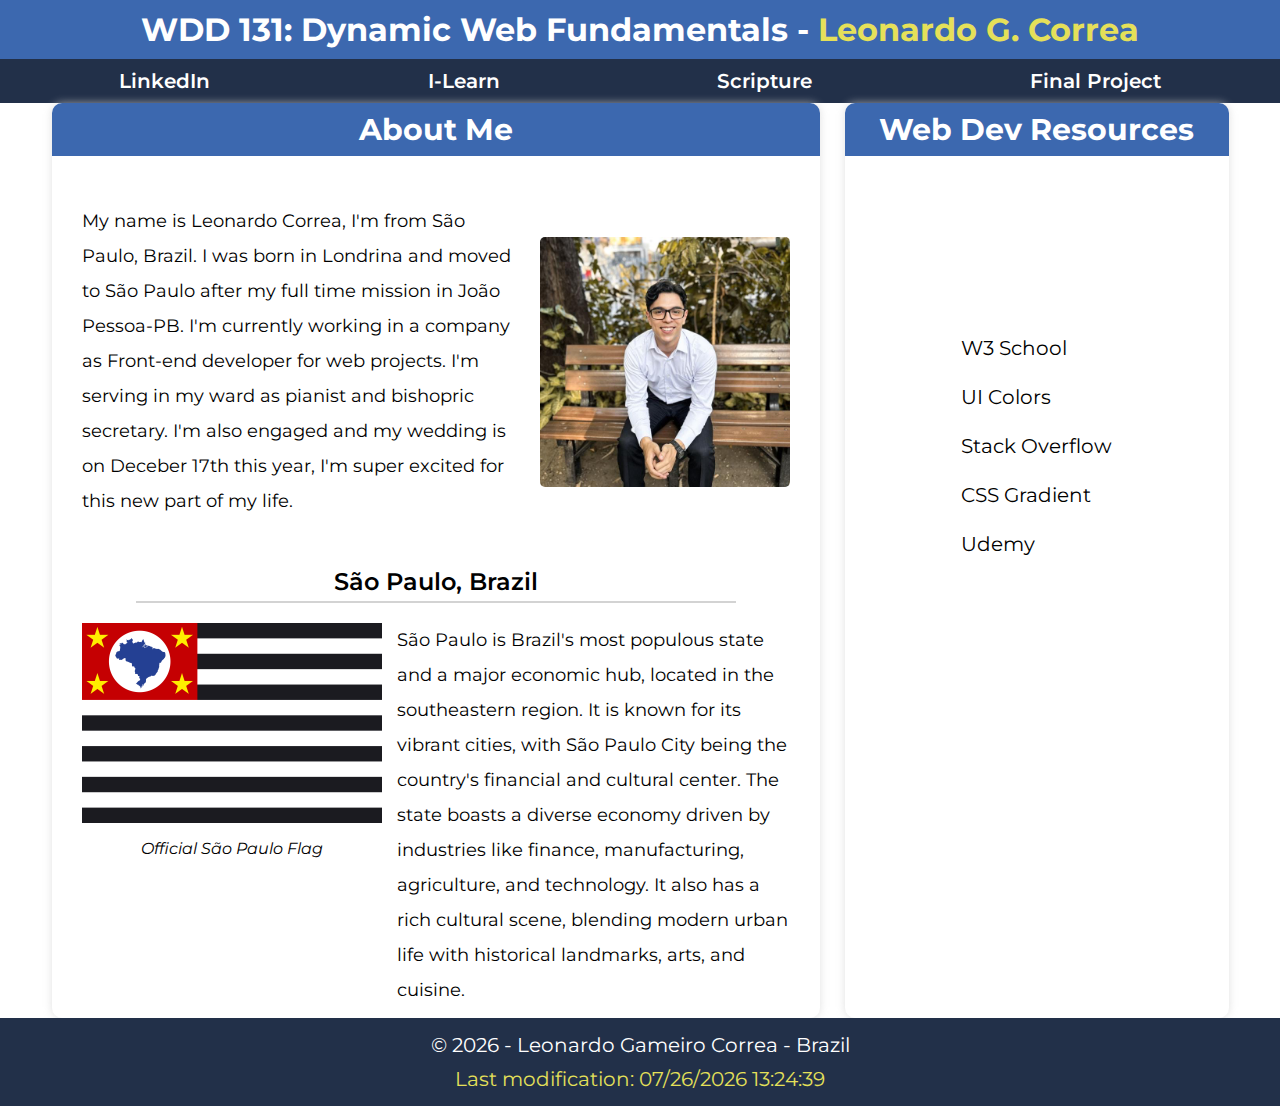
<file: index.html>
<!DOCTYPE html>
<html lang="en">
<head>
    <meta charset="UTF-8">
    <meta name="viewport" content="width=device-width, initial-scale=1.0">
    <meta name="description" content="WDD 131 - Dynamic Web Fundamentals home page for Leonardo Gameiro Correa with about me section and useful links for web developers">
    <meta name="author" content="Leonardo Gameiro Correa">
    <title>WDD 131 - Dynamic Web Fundamentals - Leonardo Gameiro Correa</title>
    <link href="styles/base.css" rel="stylesheet">
    <link rel="preconnect" href="https://fonts.googleapis.com">
    <link rel="preconnect" href="https://fonts.gstatic.com" crossorigin>
    <link href="https://fonts.googleapis.com/css2?family=Montserrat:ital,wght@0,100..900;1,100..900&display=swap" rel="stylesheet">
    <script src="scripts/getdates.js" defer></script>
</head>
<body>
    <header>
        <h1 class="page-title">WDD 131: Dynamic Web Fundamentals - <span>Leonardo G. Correa</span></h1>
        <nav class="nav-bar">
                <a class="nav-link" href="https://www.linkedin.com/in/leonardo-correa-12762827b/" target="_blank">LinkedIn</a>
                <a href="https://byui.instructure.com/" target="_blank" class="nav-link">I-Learn</a>
                <a href="https://www.churchofjesuschrist.org/study/scriptures/bofm/ether/12?lang=eng&id=p27#p27" target="_blank" class="nav-link">Scripture</a>
                <a href="#" class="nav-link">Final Project</a>
        </nav>
    </header>
    <main>
        <section class="card">
            <div class="section-header">
                <h2 class="section-title">About Me</h2>
            </div>
            <div class="section-content">
                <div class="content-1">
                    <p class="about-me">My name is Leonardo Correa, I'm from São Paulo, Brazil. I was born in Londrina and moved to São Paulo after my full time mission in João Pessoa-PB. I'm currently working in a company as Front-end developer for web projects. I'm serving in my ward as pianist and bishopric secretary. I'm also engaged and my wedding is on Deceber 17th this year, I'm super excited for this new part of my life.</p>
                    <img class="profile-image" src="/images/profile.jpg" alt="Profile Picture">
                </div>
                <div class="content-2">
                    <div class="title-container-2">
                        <p class="cont-2-title">São Paulo, Brazil</p>
                    </div>
                    <div class="state-container">
                        <div class="state-flag">
                            <img class="flag" src="/images/sao-paulo.png" alt="São Paulo Flag">
                            <p class="state-name">Official São Paulo Flag</p>
                        </div>
                        <p class="description">
                            São Paulo is Brazil's most populous state and a major economic hub, located in the southeastern region. It is known for its vibrant cities, with São Paulo City being the country's financial and cultural center. The state boasts a diverse economy driven by industries like finance, manufacturing, agriculture, and technology. It also has a rich cultural scene, blending modern urban life with historical landmarks, arts, and cuisine.
                        </p>
                    </div>
                </div>
            </div>
        </section>
        <section class="card">
            <div class="section-header">
                <h2 class="section-title">Web Dev Resources</h2>
            </div>
            <div class="section-2-content">
                <div class="content-3">
                    <a class="list-link" href="https://www.w3schools.com" target="_blank">W3 School</a>
                    <a class="list-link" href="https://uicolors.app/create" target="_blank">UI Colors</a>
                    <a class="list-link" href="https://stackoverflow.com" target="_blank">Stack Overflow</a>
                    <a class="list-link" href="https://cssgradient.io" target="_blank">CSS Gradient</a>
                    <a class="list-link" href="https://www.udemy.com" target="_blank">Udemy</a>
                </div>
            </div>
        </section>
    </main>
    <footer>
        <p class="footer-item">
            &copy; <span id="currentyear"></span> - Leonardo Gameiro Correa - Brazil
        </p>
        <p class="footer-item" id="lastmodified"></p>
    </footer>
</body>
</html>
</file>
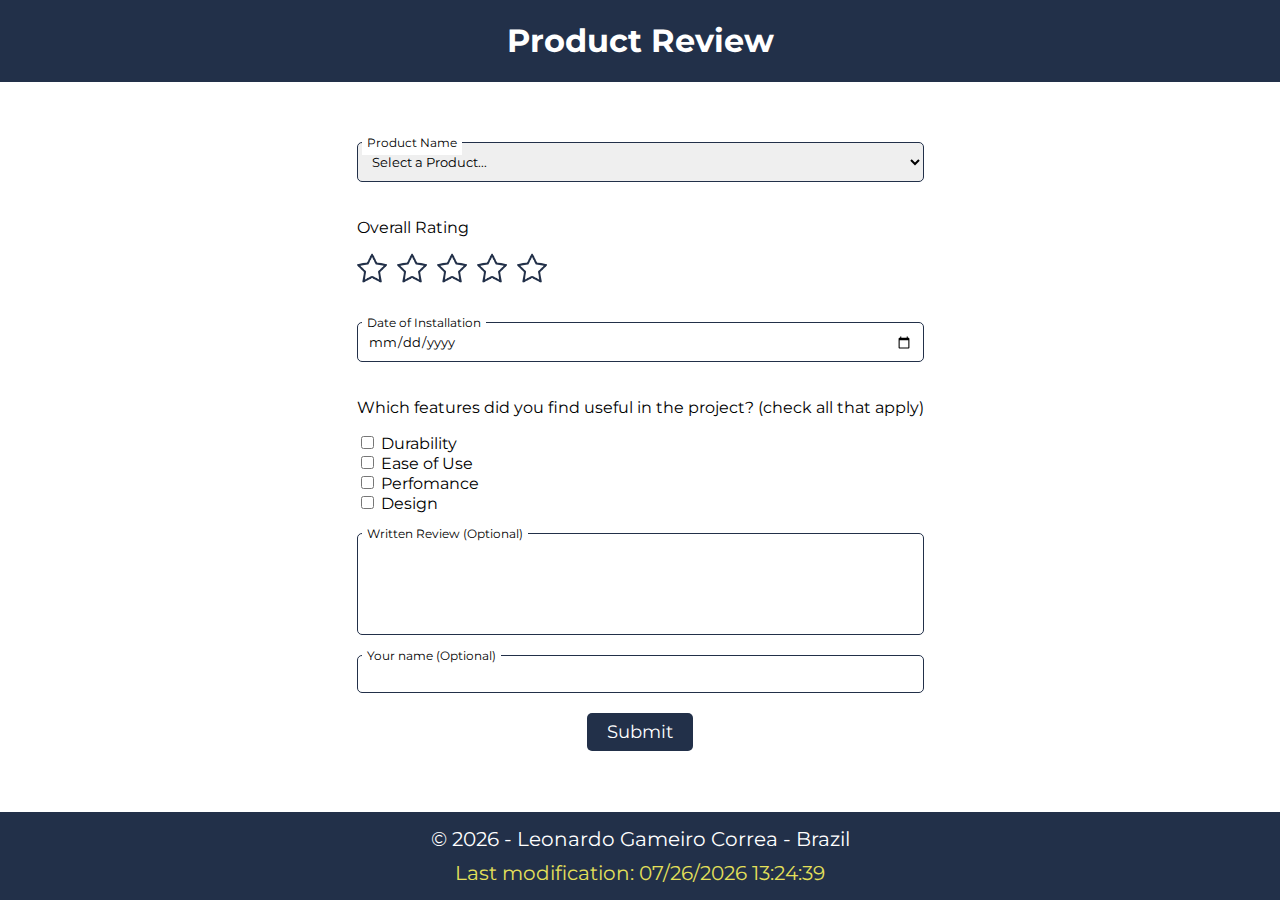
<file: form.html>
<!DOCTYPE html>
<html lang="en">
<head>
    <meta charset="UTF-8">
    <meta name="viewport" content="width=device-width, initial-scale=1.0">
    <meta name="description" content="WDD 131 - Dynamic Web Fundamentals responsive form activity which keep track of how many answers the form received">
    <meta name="author" content="Leonardo Gameiro Correa">
    <title>Document</title>
    <link rel="stylesheet" href="styles/form.css">
    <link rel="preconnect" href="https://fonts.googleapis.com">
    <link rel="preconnect" href="https://fonts.gstatic.com" crossorigin>
    <link href="https://fonts.googleapis.com/css2?family=Montserrat:ital,wght@0,100..900;1,100..900&display=swap" rel="stylesheet">
    <script src="scripts/form.js" defer></script>
</head>
<body>
    <header class="header">
        <h1 class="title">Product Review</h1>
    </header>
    <main class="main">
        <div class="form-container">
            <form action="review.html" method="get" class="review-form">
                <div class="form-item">
                    <label for="product" class="form-label">Product Name</label>
                    <select name="product" id="product" class="form-select" required>
                        <option value="" disabled selected>Select a Product...</option>
                    </select>
                </div>
                <div class="form-item">
                    <p class="item-name">Overall Rating</p>
                    <div class="stars-container">
                        <div class="star">
                            <label for="1-star" class="start-label">
                                <img src="images/star.png" alt="star" class="star-icon">
                            </label>
                            <input type="radio" id="1-star" name="rating" class="form-radio" required>
                        </div>
                        <div class="star">
                            <label for="2-star" class="start-label">
                                <img src="images/star.png" alt="star" class="star-icon">
                            </label>
                            <input type="radio" id="2-star" name="rating" class="form-radio" required>
                        </div>
                        <div class="star">
                            <label for="3-star" class="start-label">
                                <img src="images/star.png" alt="rating" class="star-icon">
                            </label>
                            <input type="radio" id="3-star" name="rating" class="form-radio" required>
                        </div>
                        <div class="star">
                            <label for="4-star" class="start-label">
                                <img src="images/star.png" alt="star" class="star-icon">
                            </label>
                            <input type="radio" id="4-star" name="rating" class="form-radio" required>
                        </div>
                        <div class="star">
                            <label for="5-star" class="start-label">
                                <img src="images/star.png" alt="star" class="star-icon">
                            </label>
                            <input type="radio" id="5-star" name="rating" class="form-radio" required>
                        </div>
                    </div>
                </div>
                <div class="form-item">
                    <label for="date" class="form-label">Date of Installation</label>
                    <input type="date" class="form-input" id="date" required>
                </div>
                <div class="form-item">
                    <div class="check-item">
                        <p class="item-name">Which features did you find useful in the project? (check all that apply)</p>
                        <input type="checkbox" class="check-input" id="check-1" name="checkbox" value="Durability">
                        <label for="check-1" class="check-label">Durability</label>
                    </div>
                    <div class="check-item">
                        <input type="checkbox" class="check-input" id="check-2" name="checkbox" value="Ease of Use">
                        <label for="check-2" class="check-label">Ease of Use</label>
                    </div>
                    <div class="check-item">
                        <input type="checkbox" class="check-input" id="check-3" name="checkbox" value="Perfomance">
                        <label for="check-3" class="check-label">Perfomance</label>
                    </div>
                    <div class="check-item">
                        <input type="checkbox" class="check-input" id="check-4" name="checkbox" value="Design">
                        <label for="check-4" class="check-label">Design</label>
                    </div>
                </div>
                <div class="form-item">
                    <label for="textarea" class="form-label">Written Review <span>(Optional)</span></label>
                    <textarea class="form-text" id="textarea" name="textarea"></textarea>
                </div>
                <div class="form-item">
                    <label for="user-name" class="form-label">Your name <span>(Optional)</span></label>
                    <input type="text" id="user-name" name="user-name" class="form-input">
                </div>
                <div class="form-button">
                    <input type="submit" value="Submit">
                </div>
            </form>
        </div>
    </main>
    <footer>
        <p class="footer-item">
            &copy; <span id="currentyear"></span> - Leonardo Gameiro Correa - Brazil
        </p>
        <p class="footer-item" id="lastmodified"></p>
    </footer>
</body>
</html>
</file>
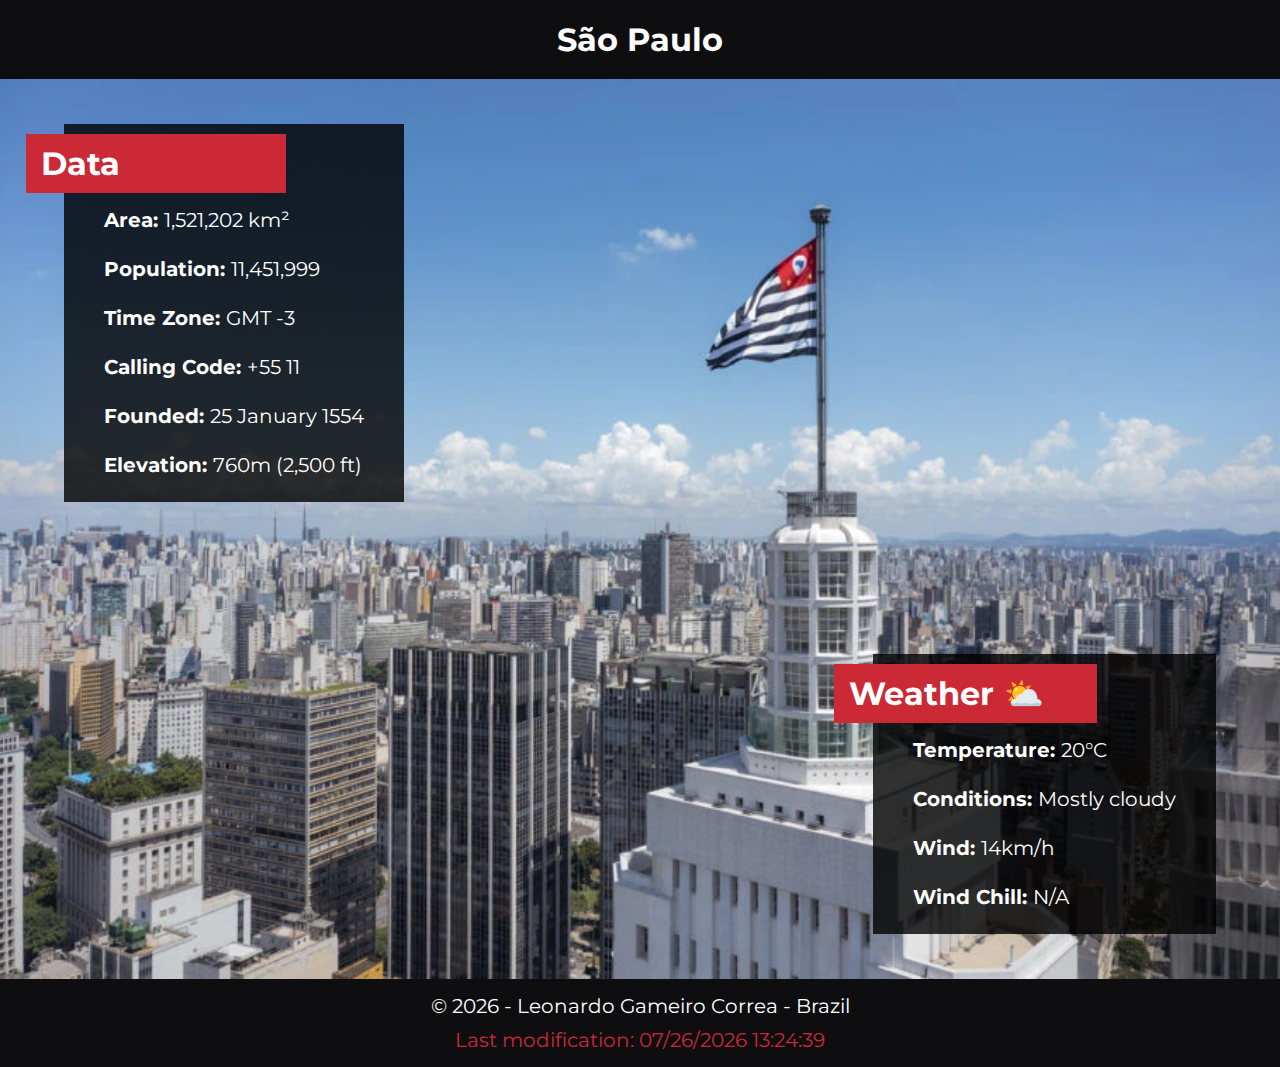
<file: place.html>
<!DOCTYPE html>
<html lang="en">
<head>
    <meta charset="UTF-8">
    <meta name="viewport" content="width=device-width, initial-scale=1.0">
    <meta name="author" content="Leonardo Gameiro Correa">
    <meta name="description" content="WDD 131 - Dynamic Web Fundamentals week 03 place project">
    <link rel="stylesheet" href="styles/place.css">
    <link rel="preconnect" href="https://fonts.googleapis.com">
    <link rel="preconnect" href="https://fonts.gstatic.com" crossorigin>
    <link href="https://fonts.googleapis.com/css2?family=Montserrat:ital,wght@0,100..900;1,100..900&display=swap" rel="stylesheet">
    <script src="scripts/place.js" defer></script>
    <title>São Paulo</title>
</head>
<body>
    <header>
        <h1 class="place-name">São Paulo</h1>
    </header>
    <main>
        <picture>
            <source media="(max-width: 840px)" srcset="images/sao-paulo-small.webp">
            <img class="background-image" src="images/sao-paulo-city.webp" alt="sao-paulo-city">
        </picture>
        <div class="left-card">
            <div class="left-header">
                <h1 class="left-title">Data</h1>
            </div>
            <div class="data-container">
                <p class="data-item">Area: <span>1,521,202 km²</span></p>
                <p class="data-item">Population: <span>11,451,999</span></p>
                <p class="data-item">Time Zone: <span>GMT -3</span></p>
                <p class="data-item">Calling Code: <span>+55 11</span></p>
                <p class="data-item">Founded: <span>25 January 1554</span></p>
                <p class="data-item">Elevation: <span>760m (2,500 ft)</span></p>

            </div>
        </div>
        <div class="right-card">
            <div class="right-header">
                <h1 class="right-title">Weather</h1>
                <img src="images/weather-icon.svg" alt="weather-icon" class="weather">
            </div>
            <div class="data-container">
                <p class="data-item">Temperature: <span>20°C</span></p>
                <p class="data-item">Conditions: <span>Mostly cloudy</span></p>
                <p class="data-item">Wind: <span>14km/h</span></p>
                <p class="data-item">Wind Chill: <span id="windChill"></span></p>
            </div>
        </div>
    </main>
    <footer>
        <p class="footer-item">
            &copy; <span id="currentyear"></span> - Leonardo Gameiro Correa - Brazil
        </p>
        <p class="footer-item" id="lastmodified"></p>
    </footer>
</body>
</html>
</file>
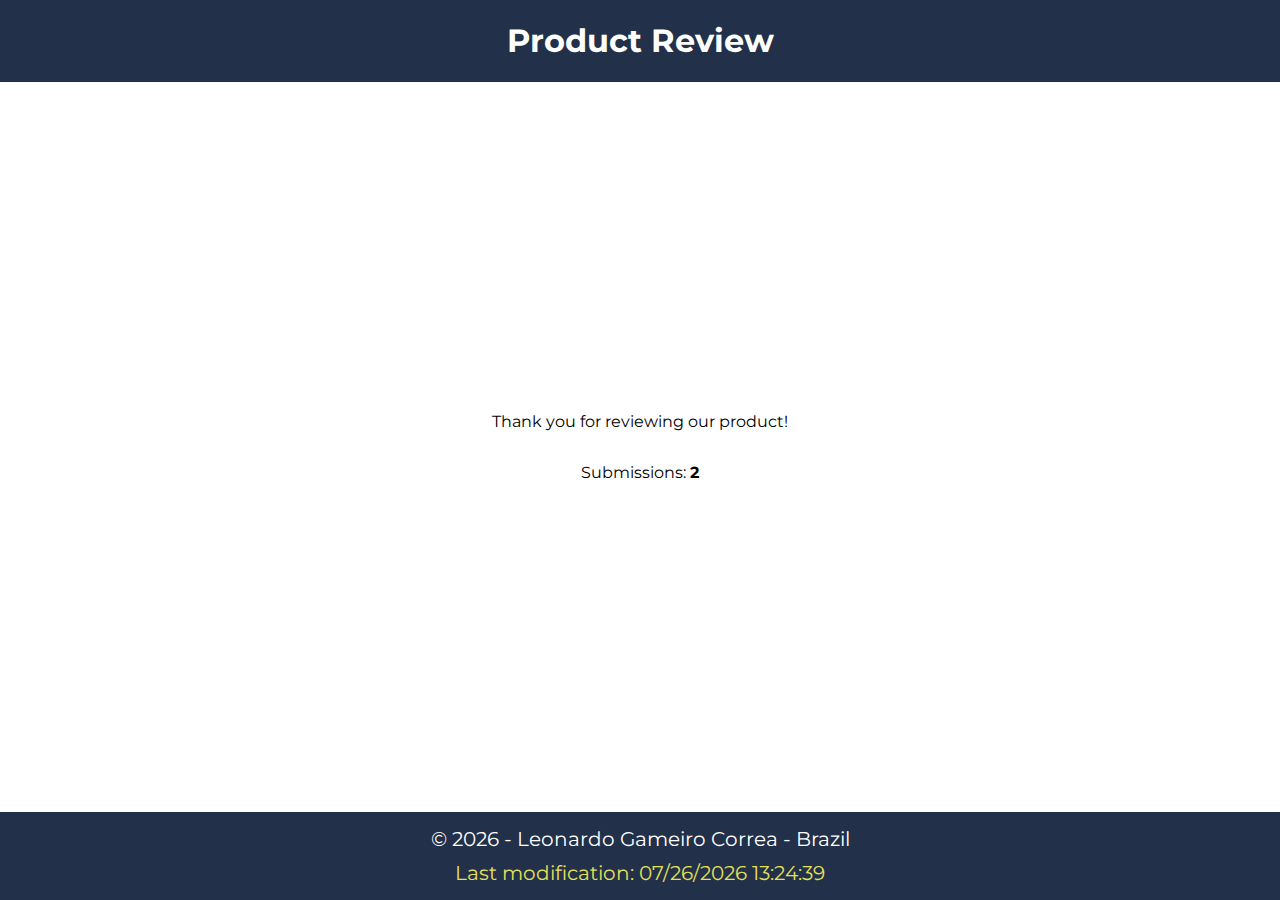
<file: review.html>
<!DOCTYPE html>
<html lang="en">
<head>
    <meta charset="UTF-8">
    <meta name="viewport" content="width=device-width, initial-scale=1.0">
    <meta name="description" content="WDD 131 - Dynamic Web Fundamentals form confirmation page, that show how many answers the form receive">
    <meta name="author" content="Leonardo Gameiro Correa">
    <title>Review answers</title>
    <link rel="stylesheet" href="styles/review.css">
    <link rel="preconnect" href="https://fonts.googleapis.com">
    <link rel="preconnect" href="https://fonts.gstatic.com" crossorigin>
    <link href="https://fonts.googleapis.com/css2?family=Montserrat:ital,wght@0,100..900;1,100..900&display=swap" rel="stylesheet">
    <script src="scripts/form.js" defer></script>
</head>
<body>
    <header class="header">
        <h1 class="title">Product Review</h1>
    </header>
    <main class="main">
        <div class="thanks">
            <p>Thank you for reviewing our product!</p>
        </div>
        <div class="submissions">
            <p class="sub-counter">Submissions: <span id="sub-number"></span></p>
        </div>
    </main>
    <footer>
        <p class="footer-item">
            &copy; <span id="currentyear"></span> - Leonardo Gameiro Correa - Brazil
        </p>
        <p class="footer-item" id="lastmodified"></p>
    </footer>
</body>
</html>
</file>
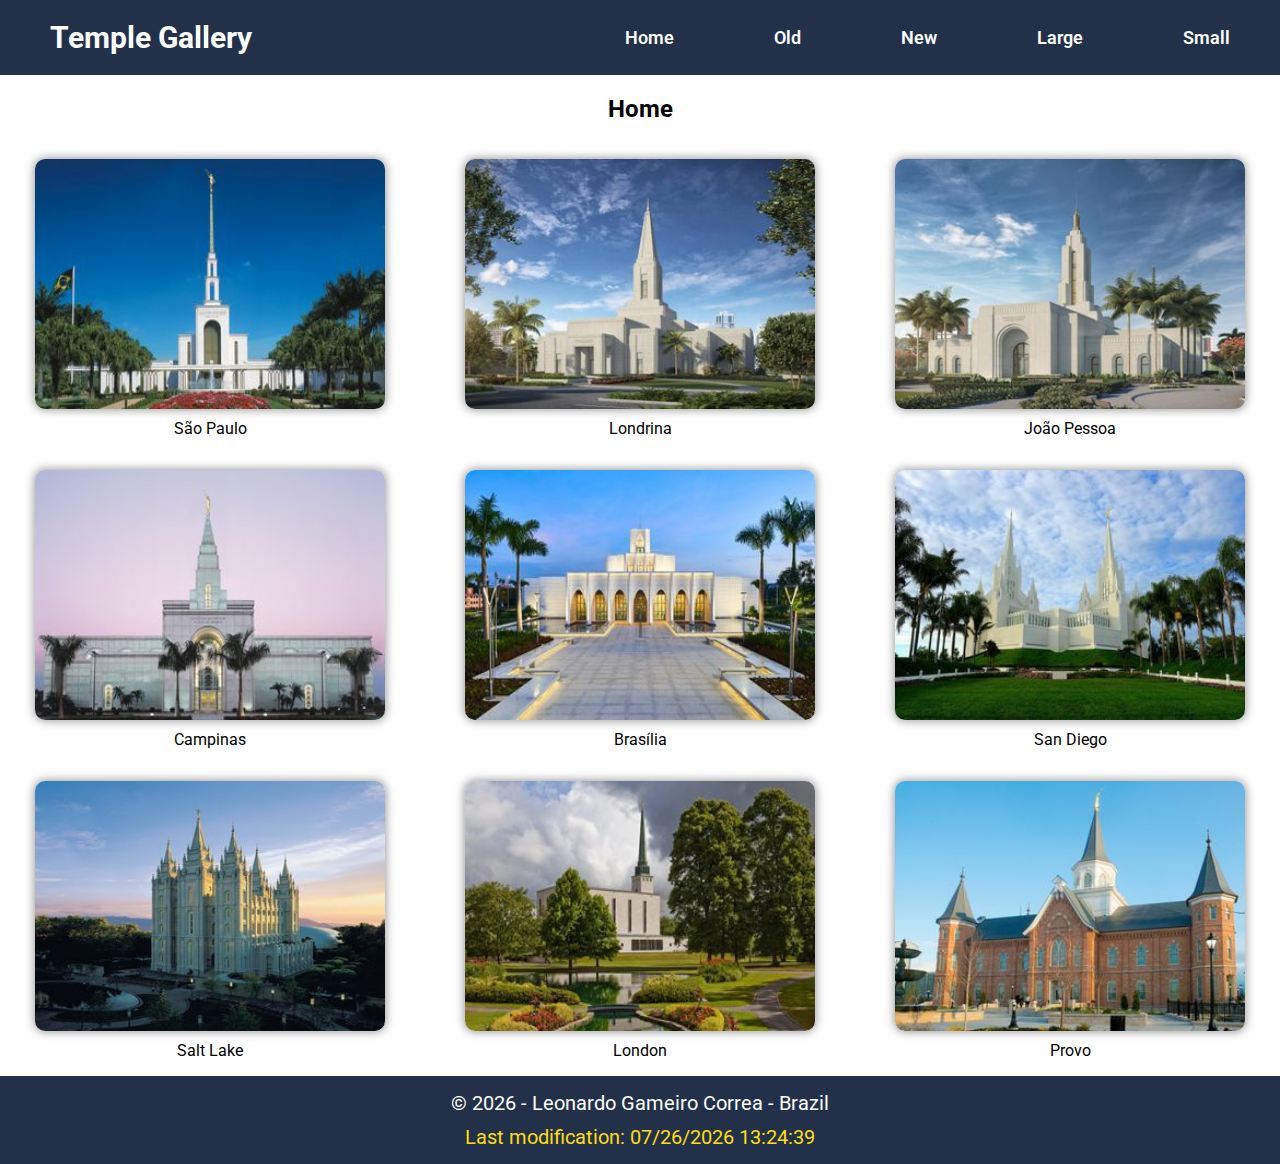
<file: temples.html>
<!DOCTYPE html>
<html lang="en">
<head>
    <meta charset="UTF-8">
    <meta name="viewport" content="width=device-width, initial-scale=1.0">
    <meta name="description" content="WDD131 - Temple Gallery exemple">
    <meta name="author" content="Leonardo Gameiro Correa">
    <link rel="stylesheet" href="styles/temples.css">
    <link rel="stylesheet" href="styles/temples-large.css">
    <link rel="preconnect" href="https://fonts.googleapis.com">
    <link rel="preconnect" href="https://fonts.gstatic.com" crossorigin>
    <link href="https://fonts.googleapis.com/css2?family=Roboto&display=swap" rel="stylesheet">
    <script src="scripts/temples.js" defer></script>
    <title>Temple Gallery</title>
</head>
<body>
    <header>
        <h1 class="nav-title">Temple Gallery</h1>
        <nav class="nav-bar">
            <div class="nav-items">
                <a href="#" class="nav-item">Home</a>
                <a href="#" class="nav-item">Old</a>
                <a href="#" class="nav-item">New</a>
                <a href="#" class="nav-item">Large</a>
                <a href="#" class="nav-item">Small</a>
            </div>
        </nav>
        <nav class="nav-mobile">
            <button class="button-m" onclick="ShowNav()">&#9776;</button>
        </nav>
        <div class="nav-items-m hidden" id="lateralNav">
            <div class="close">
                <button class="close-button" onclick="ShowNav()">X</button>
            </div>
            <a href="#" class="nav-item-m">Home</a>
            <a href="#" class="nav-item-m">Old</a>
            <a href="#" class="nav-item-m">New</a>
            <a href="#" class="nav-item-m">Large</a>
            <a href="#" class="nav-item-m">Small</a>
        </div>
    </header>
    <main>
        <h2 class="title">Home</h2>
        <div class="gallery">
            <figure class="figure">
                <img src="images/sao-paulo.jpeg" alt="temple-image-1" class="temple-image">
                <figcaption class="figcaption"><p class="temple-name">São Paulo</p></figcaption>
            </figure>
            <figure class="figure">
                <img src="images/londrina.jpeg" alt="temple-image-1" class="temple-image">
                <figcaption class="figcaption"><p class="temple-name">Londrina</p></figcaption>
            </figure>
            <figure class="figure">
                <img src="images/joao-pessoa.jpeg" alt="temple-image-1" class="temple-image">
                <figcaption class="figcaption"><p class="temple-name">João Pessoa</p></figcaption>
            </figure>
            <figure class="figure">
                <img src="images/campinas.jpeg" alt="temple-image-1" class="temple-image">
                <figcaption class="figcaption"><p class="temple-name">Campinas</p></figcaption>
            </figure>
            <figure class="figure">
                <img src="images/brasilia.jpeg" alt="temple-image-1" class="temple-image">
                <figcaption class="figcaption"><p class="temple-name">Brasília</p></figcaption>
            </figure>
            <figure class="figure">
                <img src="images/san-diego.jpeg" alt="temple-image-1" class="temple-image">
                <figcaption class="figcaption"><p class="temple-name">San Diego</p></figcaption>
            </figure>
            <figure class="figure">
                <img src="images/salt-lake.jpeg" alt="temple-image-1" class="temple-image">
                <figcaption class="figcaption"><p class="temple-name">Salt Lake</p></figcaption>
            </figure>
            <figure class="figure">
                <img src="images/london.jpeg" alt="temple-image-1" class="temple-image">
                <figcaption class="figcaption"><p class="temple-name">London</p></figcaption>
            </figure>
            <figure class="figure">
                <img src="images/provo.jpeg" alt="temple-image-1" class="temple-image">
                <figcaption class="figcaption"><p class="temple-name">Provo</p></figcaption>
            </figure>
        </div>
    </main>
    <footer>
        <p class="footer-item">
            &copy; <span id="currentyear"></span> - Leonardo Gameiro Correa - Brazil
        </p>
        <p class="footer-item" id="lastmodified"></p>
    </footer>
</body>
</html>
</file>
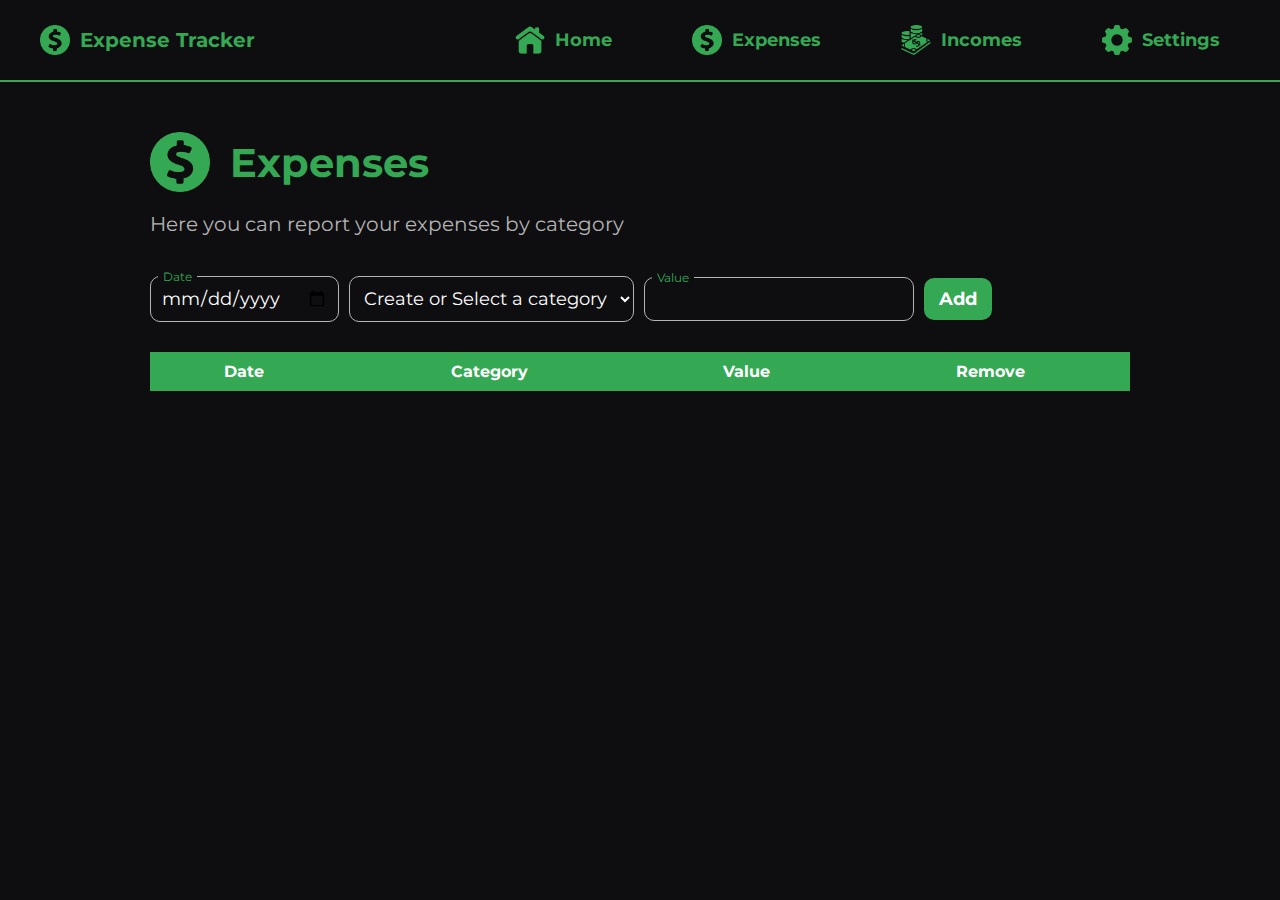
<file: project/expenses.html>
<!DOCTYPE html>
<html lang="en">
    <head>
        <meta charset="UTF-8">
        <meta name="viewport" content="width=device-width, initial-scale=1.0">
        <meta name="description" content="WDD 131 - Dynamic Web Fundamentals - Final Project Expenses Page">
        <meta name="author" content="Leonardo Gameiro Correa">
        <title>Expenses</title>
        <link href="styles/expenses.css" rel="stylesheet">
        <link rel="preconnect" href="https://fonts.googleapis.com">
        <link rel="preconnect" href="https://fonts.gstatic.com" crossorigin>
        <link href="https://fonts.googleapis.com/css2?family=Montserrat:ital,wght@0,100..900;1,100..900&display=swap" rel="stylesheet">
        <script src="scripts/expenses.js" defer></script>
    </head>
<body>
    <div class="wrapper">
        <header>
            <nav class="nav-bar">
                <div class="nav-left">
                    <img src="images/coin.png" alt="logo" class="logo">
                    <p class="site-name">Expense Tracker</p>
                </div>
                <div class="nav-right">
                    <button class="nav-item" onclick="homeTab()">
                        <img src="images/home.png" alt="home-icon" class="nav-icon"> Home
                    </button>
                    <button class="nav-item" onclick="expensesTab()">
                        <img src="images/coin.png" alt="home-icon" class="nav-icon"> Expenses
                    </button>
                    <button class="nav-item" onclick="incomesTab()">
                        <img src="images/income.png" alt="home-icon" class="nav-icon"> Incomes
                    </button>
                    <button class="nav-item" onclick="settingsTab()">
                        <img src="images/settings.png" alt="home-icon" class="nav-icon"> Settings
                    </button>
                </div>
            </nav>
            <nav class="mobile-nav">
                <div class="nav-left">
                    <img src="images/coin.png" alt="logo" class="logo">
                    <p class="site-name">Expense Tracker</p>
                </div>
                <div class="nav-right">
                    <button class="mobile-button" onclick="showMobileItems()">
                        &#9776
                    </button>
                </div>
            </nav>
            <div class="mobile-items hidden" id="mobileItems">
                <button class="nav-item" onclick="homeTab()">
                    <img src="images/home.png" alt="home-icon" class="nav-icon"> Home
                </button>
                <button class="nav-item" onclick="expensesTab()">
                    <img src="images/coin.png" alt="home-icon" class="nav-icon"> Expenses
                </button>
                <button class="nav-item" onclick="incomesTab()">
                    <img src="images/income.png" alt="home-icon" class="nav-icon"> Incomes
                </button>
                <button class="nav-item" onclick="settingsTab()">
                    <img src="images/settings.png" alt="home-icon" class="nav-icon"> Settings
                </button>
            </div>
        </header>
        <main>
            <div class="expenses-header">
                <div class="page-title">
                    <img src="images/coin.png" alt="settings-icon" class="page-icon">
                    <h1 class="title">Expenses</h1>
                </div>
                <p class="page-description">Here you can report your expenses by category</p>
            </div>
            <div class="expenses-content">
                <div class="report">
                    <div class="date-input">
                        <label for="date" class="exp-label">Date</label>
                        <input type="date" class="exp-input" name="date" id="date">
                    </div>
                    <select name="expense-category" id="expense-select" class="exp-select">
                        <option value="" disabled selected>Create or Select a category</option>
                    </select>
                    <div class="value-input">
                        <label for="value" class="exp-label">Value</label>
                        <input type="number" class="exp-input" name="value" id="value">
                    </div>
                    <button class="add" onclick="addExpense()">Add</button>
                </div>
                <div class="expense-table">
                    <table>
                        <thead>
                            <tr>
                                <td>Date</td>
                                <td>Category</td>
                                <td>Value</td>
                                <td>Remove</td>
                            </tr>
                        </thead>
                        <tbody>

                        </tbody>
                    </table>
                </div>
            </div>
        </main>
    </div>
</body>
</html>
</file>
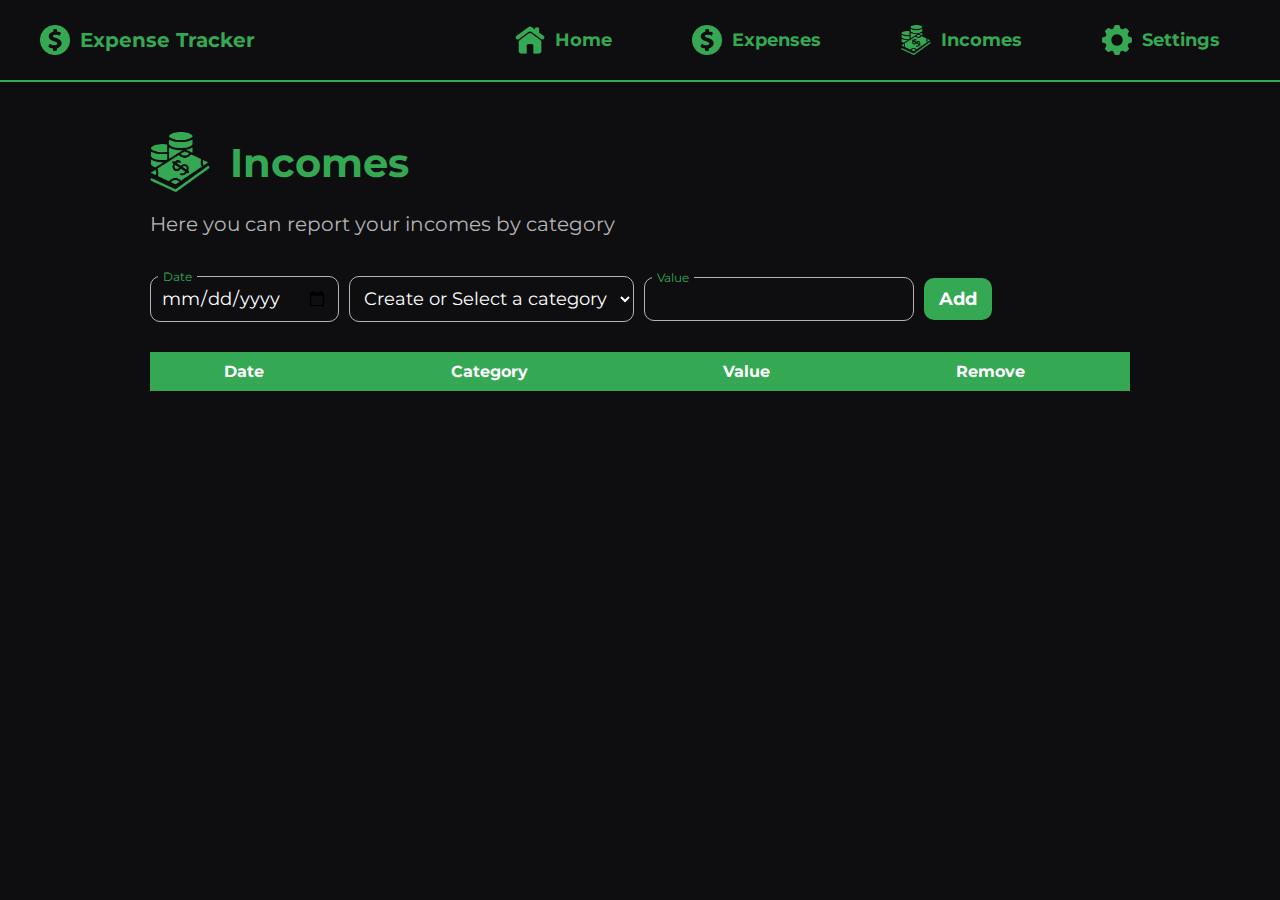
<file: project/incomes.html>
<!DOCTYPE html>
<html lang="en">
    <head>
        <meta charset="UTF-8">
        <meta name="viewport" content="width=device-width, initial-scale=1.0">
        <meta name="description" content="WDD 131 - Dynamic Web Fundamentals - Final Project Incomes Page">
        <meta name="author" content="Leonardo Gameiro Correa">
        <title>Incomes</title>
        <link href="styles/incomes.css" rel="stylesheet">
        <link rel="preconnect" href="https://fonts.googleapis.com">
        <link rel="preconnect" href="https://fonts.gstatic.com" crossorigin>
        <link href="https://fonts.googleapis.com/css2?family=Montserrat:ital,wght@0,100..900;1,100..900&display=swap" rel="stylesheet">
        <script src="scripts/incomes.js" defer></script>
    </head>
<body>
    <div class="wrapper">
        <header>
            <nav class="nav-bar">
                <div class="nav-left">
                    <img src="images/coin.png" alt="logo" class="logo">
                    <p class="site-name">Expense Tracker</p>
                </div>
                <div class="nav-right">
                    <button class="nav-item" onclick="homeTab()">
                        <img src="images/home.png" alt="home-icon" class="nav-icon"> Home
                    </button>
                    <button class="nav-item" onclick="expensesTab()">
                        <img src="images/coin.png" alt="home-icon" class="nav-icon"> Expenses
                    </button>
                    <button class="nav-item" onclick="incomesTab()">
                        <img src="images/income.png" alt="home-icon" class="nav-icon"> Incomes
                    </button>
                    <button class="nav-item" onclick="settingsTab()">
                        <img src="images/settings.png" alt="home-icon" class="nav-icon"> Settings
                    </button>
                </div>
            </nav>
            <nav class="mobile-nav">
                <div class="nav-left">
                    <img src="images/coin.png" alt="logo" class="logo">
                    <p class="site-name">Expense Tracker</p>
                </div>
                <div class="nav-right">
                    <button class="mobile-button" onclick="showMobileItems()">
                        &#9776
                    </button>
                </div>
            </nav>
            <div class="mobile-items hidden" id="mobileItems">
                <button class="nav-item" onclick="homeTab()">
                    <img src="images/home.png" alt="home-icon" class="nav-icon"> Home
                </button>
                <button class="nav-item" onclick="expensesTab()">
                    <img src="images/coin.png" alt="home-icon" class="nav-icon"> Expenses
                </button>
                <button class="nav-item" onclick="incomesTab()">
                    <img src="images/income.png" alt="home-icon" class="nav-icon"> Incomes
                </button>
                <button class="nav-item" onclick="settingsTab()">
                    <img src="images/settings.png" alt="home-icon" class="nav-icon"> Settings
                </button>
            </div>
        </header>
        <main>
            <div class="incomes-header">
                <div class="page-title">
                    <img src="images/income.png" alt="settings-icon" class="page-icon">
                    <h1 class="title">Incomes</h1>
                </div>
                <p class="page-description">Here you can report your incomes by category</p>
            </div>
            <div class="incomes-content">
                <div class="report">
                    <div class="date-input">
                        <label for="date" class="inc-label">Date</label>
                        <input type="date" class="inc-input" name="date" id="date">
                    </div>
                    <select name="income-category" id="income-select" class="inc-select">
                        <option value="" disabled selected>Create or Select a category</option>
                    </select>
                    <div class="value-input">
                        <label for="value" class="inc-label">Value</label>
                        <input type="number" class="inc-input" name="value" id="value">
                    </div>
                    <button class="add" onclick="addIncome()">Add</button>
                </div>
                <div class="income-table">
                    <table>
                        <thead>
                            <tr>
                                <td>Date</td>
                                <td>Category</td>
                                <td>Value</td>
                                <td>Remove</td>
                            </tr>
                        </thead>
                        <tbody>

                        </tbody>
                    </table>
                </div>
            </div>
        </main>
    </div>
</body>
</html>
</file>
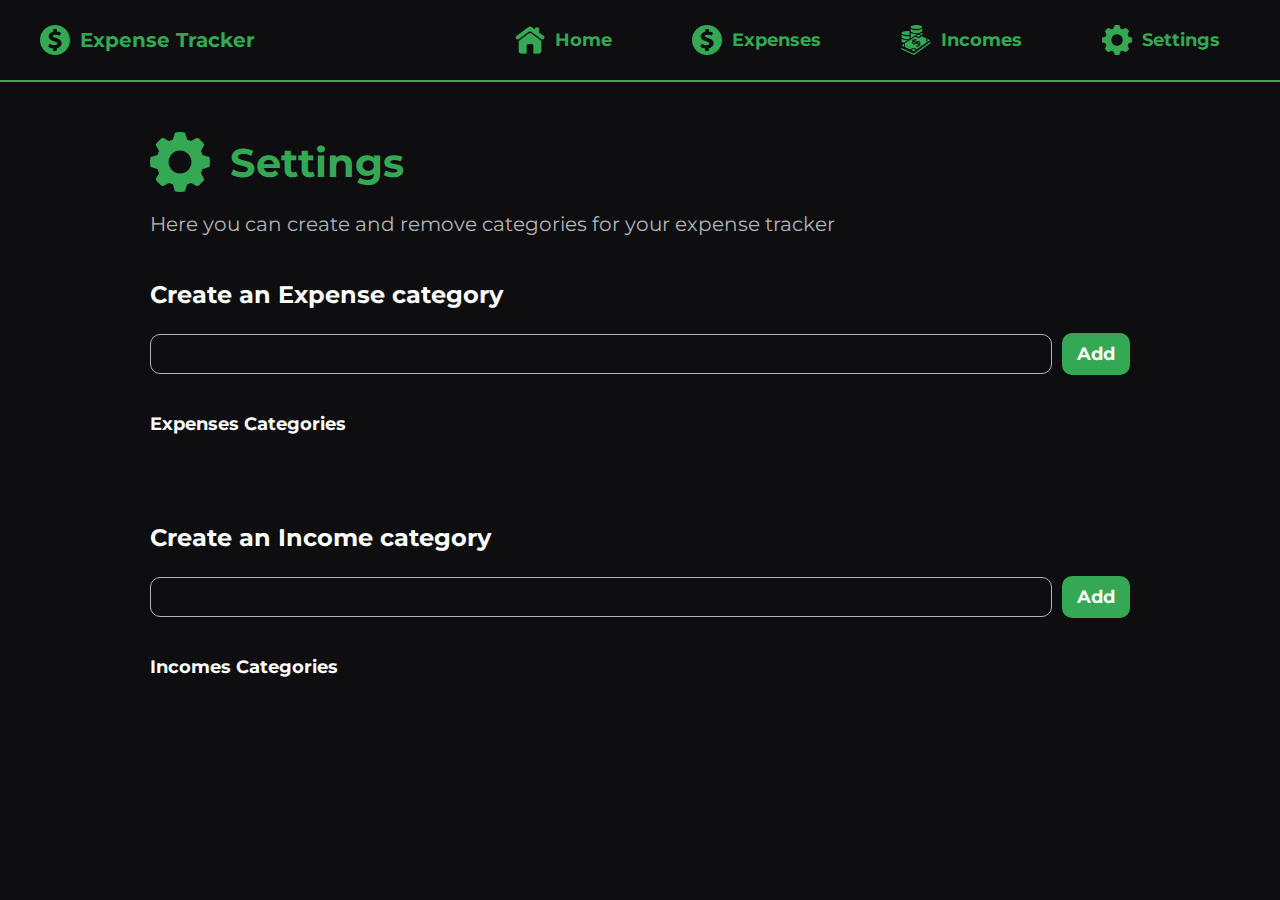
<file: project/settings.html>
<!DOCTYPE html>
<html lang="en">
    <head>
        <meta charset="UTF-8">
        <meta name="viewport" content="width=device-width, initial-scale=1.0">
        <meta name="description" content="WDD 131 - Dynamic Web Fundamentals - Final Project Settings Page">
        <meta name="author" content="Leonardo Gameiro Correa">
        <title>Settings</title>
        <link href="styles/settings.css" rel="stylesheet">
        <link rel="preconnect" href="https://fonts.googleapis.com">
        <link rel="preconnect" href="https://fonts.gstatic.com" crossorigin>
        <link href="https://fonts.googleapis.com/css2?family=Montserrat:ital,wght@0,100..900;1,100..900&display=swap" rel="stylesheet">
        <script src="scripts/settings.js" defer></script>
    </head>
<body>
    <div class="wrapper">
        <header>
            <nav class="nav-bar">
                <div class="nav-left">
                    <img src="images/coin.png" alt="logo" class="logo">
                    <p class="site-name">Expense Tracker</p>
                </div>
                <div class="nav-right">
                    <button class="nav-item" onclick="homeTab()">
                        <img src="images/home.png" alt="home-icon" class="nav-icon"> Home
                    </button>
                    <button class="nav-item" onclick="expensesTab()">
                        <img src="images/coin.png" alt="home-icon" class="nav-icon"> Expenses
                    </button>
                    <button class="nav-item" onclick="incomesTab()">
                        <img src="images/income.png" alt="home-icon" class="nav-icon"> Incomes
                    </button>
                    <button class="nav-item" onclick="settingsTab()">
                        <img src="images/settings.png" alt="home-icon" class="nav-icon"> Settings
                    </button>
                </nav>
            </div>
            <nav class="mobile-nav">
                <div class="nav-left">
                    <img src="images/coin.png" alt="logo" class="logo">
                    <p class="site-name">Expense Tracker</p>
                </div>
                <div class="nav-right">
                    <button class="mobile-button" onclick="showMobileItems()">
                        &#9776
                    </button>
                </div>
            </nav>
            <div class="mobile-items hidden" id="mobileItems">
                <button class="nav-item" onclick="homeTab()">
                    <img src="images/home.png" alt="home-icon" class="nav-icon"> Home
                </button>
                <button class="nav-item" onclick="expensesTab()">
                    <img src="images/coin.png" alt="home-icon" class="nav-icon"> Expenses
                </button>
                <button class="nav-item" onclick="incomesTab()">
                    <img src="images/income.png" alt="home-icon" class="nav-icon"> Incomes
                </button>
                <button class="nav-item" onclick="settingsTab()">
                    <img src="images/settings.png" alt="home-icon" class="nav-icon"> Settings
                </button>
            </div>
        </header>
        <main>
            <div class="settings-header">
                <div class="page-title">
                    <img src="images/settings.png" alt="settings-icon" class="page-icon">
                    <h1 class="title">Settings</h1>
                </div>
                <p class="page-description">Here you can create and remove categories for your expense tracker</p>
            </div>
            <div class="settings-content">
                <div class="expenses">
                    <div class="category-add">
                        <p class="category-title">Create an Expense category</p>
                        <div class="input-container">
                            <input type="text" class="category-input" name="category-name-expense" id="expenseName">
                            <button class="add" onclick="addExpenseCategory()">Add</button>
                        </div>
                    </div>
                    <div class="list">
                        <p class="exp-cat">Expenses Categories</p>
                        <ul class="category-list" id="expensesList">
            
                        </ul>
                    </div>
                </div>
                <div class="incomes">
                    <div class="category-add">
                        <p class="category-title">Create an Income category</p>
                        <div class="input-container">
                            <input type="text" class="category-input" name="category-name-income" id="incomeName">
                            <button class="add" onclick="addIncomeCategory()">Add</button>
                        </div>
                    </div>
                    <div class="list">
                        <p class="inc-cat">Incomes Categories</p>
                        <ul class="category-list" id="incomesList">
            
                        </ul>
                    </div>
                </div>
            </div>
        </main>
    </div>
</body>
</html>
</file>
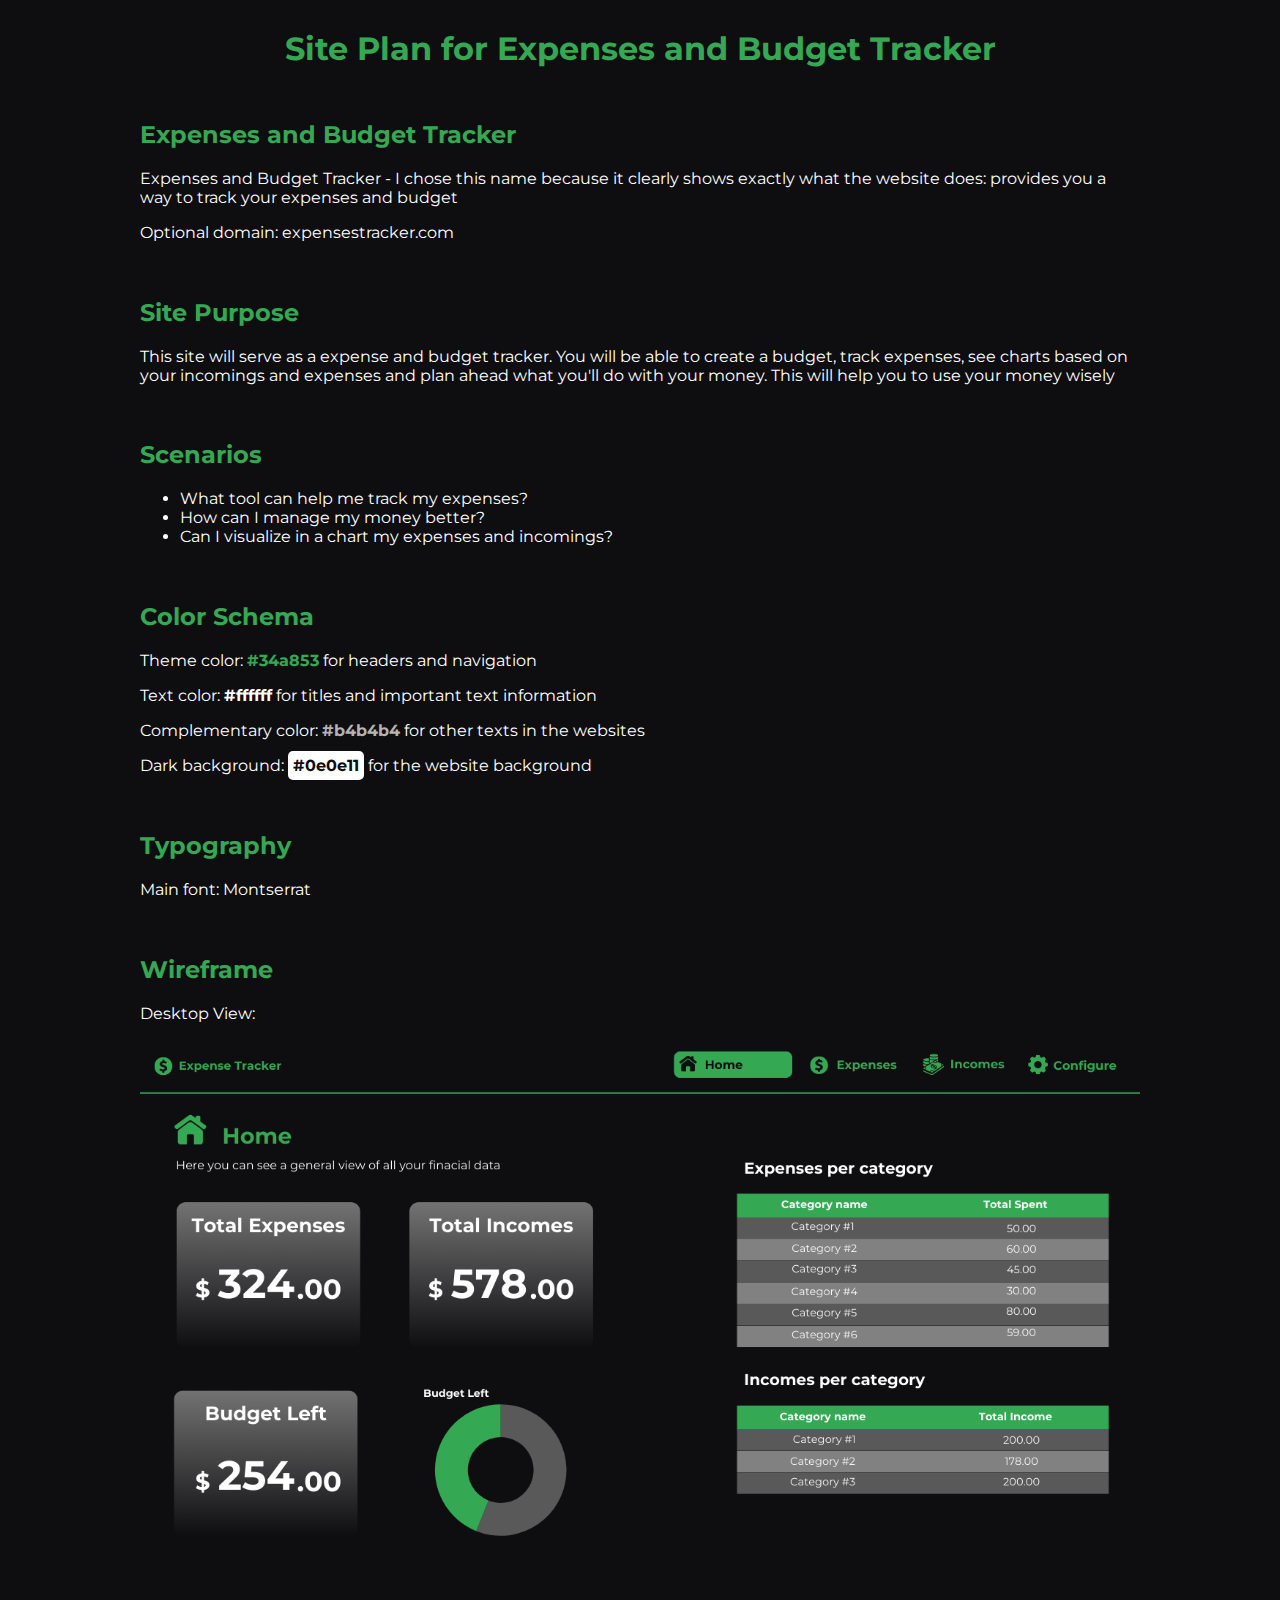
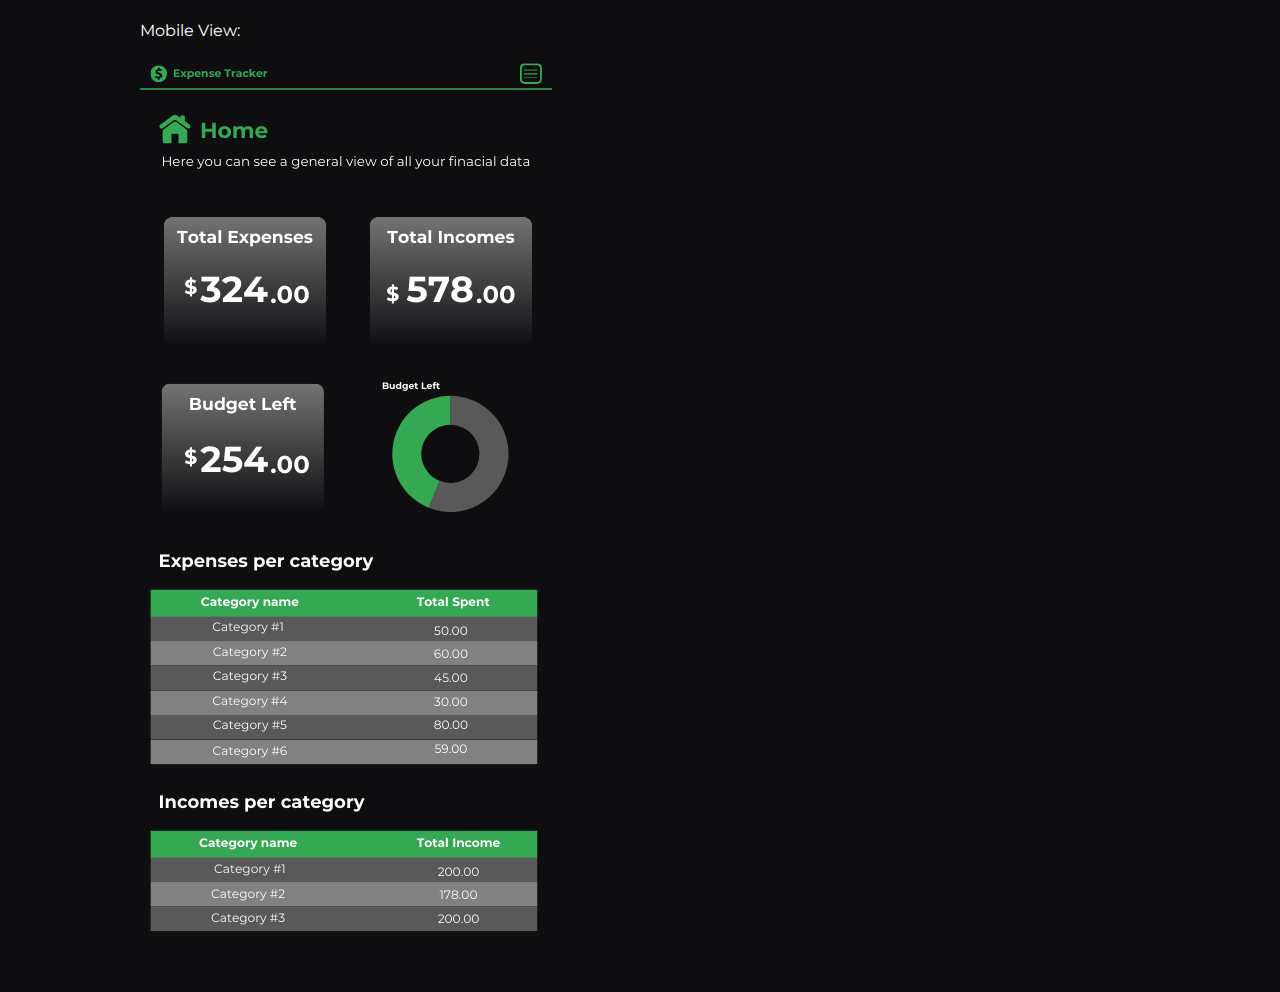
<file: project/siteplan.html>
<!DOCTYPE html>
<html lang="en">
<head>
    <meta charset="UTF-8">
    <meta name="viewport" content="width=device-width, initial-scale=1.0">
    <meta name="description" content="WDD 131 - Dynamic Web Fundamentals site plan for the final course project">
    <meta name="author" content="Leonardo Gameiro Correa">
    <title>Project Site Plan</title>
    <link rel="stylesheet" href="styles/project.css">
    <link rel="preconnect" href="https://fonts.googleapis.com">
    <link rel="preconnect" href="https://fonts.gstatic.com" crossorigin>
    <link href="https://fonts.googleapis.com/css2?family=Montserrat:ital,wght@0,100..900;1,100..900&family=Ubuntu:ital,wght@0,300;0,400;0,500;0,700;1,300;1,400;1,500;1,700&display=swap" rel="stylesheet">
</head>
<body>
    <header class="plan-header">
        <h1 class="title">Site Plan for Expenses and Budget Tracker</h1>
    </header>

    <section class="document-section" id="site-name">
        <h2 class="subtitle">Expenses and Budget Tracker</h2>
        <p>Expenses and Budget Tracker - I chose this name because it clearly shows exactly what the website does: provides you a way to track your expenses and budget </p>
        <p>Optional domain: expensestracker.com</p>
    </section>

    <section class="document-section" id="site-purpose">
        <h2 class="subtitle">Site Purpose</h2>
        <p>This site will serve as a expense and budget tracker. You will be able to create a budget, track expenses, see charts based on your incomings and expenses and plan ahead what you'll do with your money. This will help you to use your money wisely</p>
    </section>

    <section class="document-section" id="scenarios">
        <h2 class="subtitle">Scenarios</h2>
        <ul>
            <li>What tool can help me track my expenses?</li>
            <li>How can I manage my money better?</li>
            <li>Can I visualize in a chart my expenses and incomings?</li>
        </ul>
    </section>

    <section class="document-section" id="color-schema">
        <h2 class="subtitle">Color Schema</h2>
        <p>Theme color: <span style="color: #34a853;">#34a853</span> for headers and navigation</p>
        <p>Text color: <span style="color: #ffffff">#ffffff</span> for titles and important text information</p>
        <p>Complementary color: <span style="color: #b4b4b4;">#b4b4b4</span> for other texts in the websites</p>
        <p>Dark background: <span style="color: #0e0e11" id="dark">#0e0e11</span> for the website background</p>
    </section>

    <section class="document-section" id="typography">
        <h2 class="subtitle">Typography</h2>
        <p>Main font: Montserrat</p>
    </section>

    <section class="document-section" id="wireframe">
        <h2 class="subtitle">Wireframe</h2>
        <p>Desktop View:</p>
        <img src="images/wireframe-desktop.png" alt="Mobile Wireframe" class="desktop">
        <p>Mobile View:</p>
        <img src="images/wireframe-mobile.png" alt="Desktop Wireframe">
    </section>
</body>
</html>
</file>
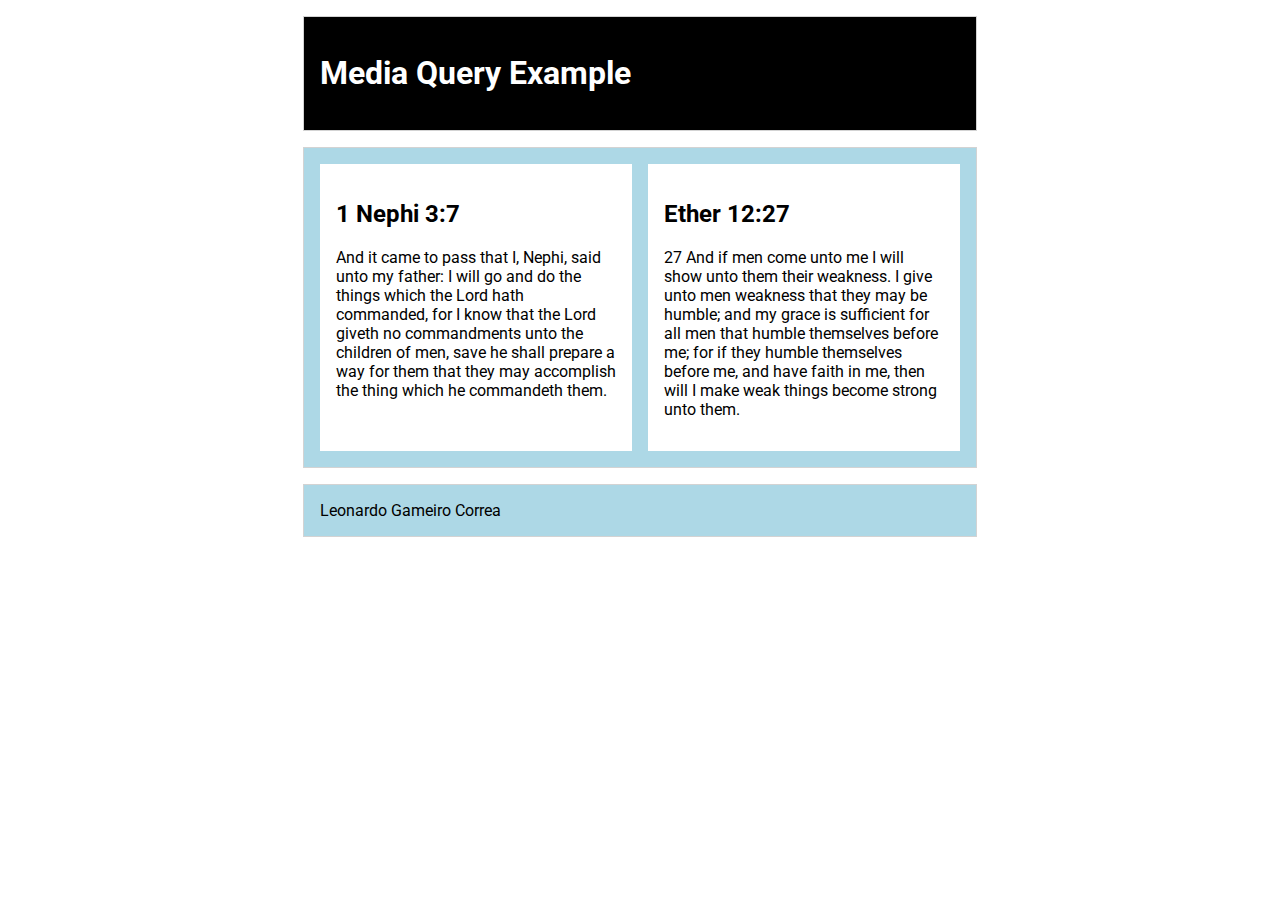
<file: week02/media-query.html>
<!DOCTYPE html>
<html lang="en">
<head>
    <meta charset="UTF-8">
    <meta name="viewport" content="width=device-width, initial-scale=1.0">
    <title> WDD 131 - Media Query Example</title>
    <meta name="description" content="Exemple of how to use media query on CSS - WDD 131">
    <meta name="author" content="Leonardo Gameiro Correa">
    <link rel="stylesheet" href="styles/media-query.css">
    <link rel="stylesheet" href="styles/media-query-large.css">
    <link rel="preconnect" href="https://fonts.googleapis.com">
    <link rel="preconnect" href="https://fonts.gstatic.com" crossorigin>
    <link href="https://fonts.googleapis.com/css2?family=Roboto&display=swap" rel="stylesheet">
</head>
<body>
    <header>
        <h1 class="title">Media Query Example</h1>
    </header>
    <main>
        <section class="section">
            <h2 class="section-title">1 Nephi 3:7</h2>
            <p class="setion-text">And it came to pass that I, Nephi, said unto my father: I will go and do the things which the Lord hath commanded, for I know that the Lord giveth no commandments unto the children of men, save he shall prepare a way for them that they may accomplish the thing which he commandeth them.</p>
        </section>
        <section class="section">
            <h2 class="section-title">Ether 12:27</h2>
            <p class="section-text">27 And if men come unto me I will show unto them their weakness. I give unto men weakness that they may be humble; and my grace is sufficient for all men that humble themselves before me; for if they humble themselves before me, and have faith in me, then will I make weak things become strong unto them.</p>
        </section>
    </main>
    <footer>
        Leonardo Gameiro Correa
    </footer>
</body>
</html>
</file>
<file: styles/base.css>
* {
    font-family: 'Montserrat', sans-serif;
}

html {
    height: 100%;
}

body {
    display: flex;
    flex-direction: column;
    justify-content: space-between;
    margin: 0;
    padding: 0;
    height: 100%;
}

/* Header CSS */
.page-title {
    text-align: center;
    background-color: #3c68af;
    color: white;
    padding: 10px 0;
    margin: 0;
}

.page-title span {
    color: #e5e059;
}

.nav-bar {
    display: flex;
    padding: 10px;
    background-color: #223049;
    justify-content: space-around;
}

.nav-link {
    color: white;
    text-decoration: none;
    font-size: 20px;
    font-weight: 600;
    transition: transform 0.3s ease;
}

.nav-link:hover {
    transform: scale(1.07) !important;
}

/* Main CSS */

/* First Section */
main {
    display: flex;
    justify-content: center;
    align-items: stretch;
    gap: 25px;
    max-width: 2000px;
}

.card {
    border-radius: 10px;
    box-shadow: 0px 0px 8px 0px rgba(211, 211, 211, 0.7);
}

.card:first-of-type {
    flex: 0 0 60%;
}

.card:last-of-type {
    flex: 0 0 30%;
}

.section-header {
    text-align: center;
    background-color: #3c68af;
    border-top-left-radius: 10px;
    border-top-right-radius: 10px;
}

.section-title {
    font-size: 30px;
    font-weight: Bold;
    color: white;
    margin: 0;
    padding: 8px 0;
}

.section-content {
    padding: 10px 30px;
    margin-top: 20px;
}

.content-1 {
    display: flex;
    align-items: center;
    gap: 20px;
}

.about-me {
    line-height: 35px;
    font-size: 18px;
}

.profile-image {
    width: 250px;
    border-radius: 5px;
}

.content-2 {
    display: flex;
    flex-direction: column;
    align-items: center;
    margin-top: 30px;
}

.title-container-2 {
    display: flex;
    justify-content: center;
    border-bottom: 2px solid lightgray;
    margin-bottom: 20px;
    width: 600px;
}

.cont-2-title {
    font-size: 24px;
    font-weight: 600;
    margin: 0;
    margin-bottom: 5px;
}

.state-container {
    display: flex;
    gap: 15px;
}

.state-flag {
    display: flex;
    flex-direction: column;
    align-items: center;
}

.flag {
    width: 300px
}

.state-name {
    font-style: italic;
}

.description {
    font-size: 18px;
    margin: 0;
    line-height: 35px;
}

/* Second Section */
.section-2-content {
    padding: 10px 30px;
    margin-top: 20px;
    display: flex;
    justify-content: center;
    height: auto;
}

.content-3 {
    margin-top: 150px;
    display: flex;
    flex-direction: column;
}

.resources {
    list-style: disc;
    padding: 0;
    margin: 0;
}

.list-link {
    text-decoration: none;
    color: black;
    font-size: 20px;
    margin-bottom: 25px;
    transition: transform 0.3s ease;
}

.list-link:hover {
    color:#3c68af;
}

/* Footer CSS */
footer {
    text-align: center;
    display: flex;
    flex-direction: column;
    gap: 10px;
    background-color: #223049;
    padding: 15px 0;
}

.footer-item {
    margin: 0;
    color: white;
    font-size: 20px;
}

#lastmodified {
    color:#e5e059;
}
</file>
<file: styles/form.css>
* {
    font-family: 'Montserrat', sans-serif;
}

html {
    height: 100%;
}

body {
    display: flex;
    flex-direction: column;
    justify-content: space-between;
    margin: 0;
    padding: 0;
    height: 100%;
}

/* Header */
.header {
    text-align: center;
    color: white;
    background-color: #223049;
}

/* Main */
.main {
    display: flex;
    align-items: center;
    justify-content: center;
}

.review-form {
    display: flex;
    flex-direction: column;
    gap: 20px;
    padding: 20px;
}

.form-item {
    position: relative;
    display: flex;
    flex-direction: column;
}

.form-select {
    border: 1px solid #223049;
    padding: 10px;
    border-radius: 5px;
}

.form-input {
    border: 1px solid #223049;
    padding: 10px;
    border-radius: 5px;
}

.stars-container {
    display: flex;
    gap: 10px;
    margin-bottom: 15px;
}

.star-icon {
    width: 30px;
    cursor: pointer;
    transition: transform 0.2s ease;
}

.star-icon:hover {
    transform: scale(1.1);
}

.form-radio {
    display: none;
}

.form-text {
    border: 1px solid #223049;
    padding: 10px;
    border-radius: 5px;
    height: 80px;
    resize: none;
}

.form-label {
    position: absolute;
    font-size: 12px;
    background-color: white;
    padding: 5px;
    top: -12px;
    left: 5px;
}

.form-button {
    display: flex;
    justify-content: center;
}

.form-button input {
    background-color: #223049;
    color: white;
    border: none;
    padding: 8px 20px;
    border-radius: 5px;
    font-size: 18px;
    transition: transform 0.3s ease;
    cursor: pointer;
}

.form-button input:hover {
    transform: scale(1.03);
}

/* Footer CSS */
footer {
    text-align: center;
    display: flex;
    flex-direction: column;
    gap: 10px;
    background-color: #223049;
    padding: 15px 0;
}

.footer-item {
    margin: 0;
    color: white;
    font-size: 20px;
}

#lastmodified {
    color:#e5e059;
}
</file>
<file: styles/place.css>
* {
    font-family: 'Montserrat', sans-serif;
}

:root {
    --large-font: 24px;
    --medium-font: 20px;
    --small-font: 16px;
}

body {
    padding: 0;
    margin: 0;
    display: flex;
    flex-direction: column;
    justify-content: space-between;
}

/* Header CSS */
header {
    padding: 20px;
    background-color:#0e0e11 ;
}

.place-name {
    margin: 0;
    text-align: center;
    color: white;
}

/* Main CSS */
main {
    position: relative;
    height: 100dvh;
    overflow: hidden;
}

/* Left card CSS */
.left-card {
    position: absolute;
    z-index: 2;
    padding: 10px 40px;
    background-color: rgba(0, 0, 0, 0.8);
    left: 5%;
    top: 5%;
}

.left-header {
    padding: 10px 15px;
    background-color: #cc2936;
    position: relative;
    left: -30%;
}

.left-title {
    margin: 0;
    color: white;
}

.data-container {
    display: flex;
    flex-direction: column;
    gap: 25px;
    margin-top: 15px;
    margin-bottom: 15px;
}

.data-item {
    margin: 0;
    font-size: var(--medium-font);
    font-weight: bold;
    color: white;
}

.data-item span {
    font-weight: normal;
}

/* Right Card CSS */
.right-card {
    position: absolute;
    z-index: 2;
    padding: 10px 40px;
    background-color: rgba(0, 0, 0, 0.8);
    right: 5%;
    bottom: 5%;
}

.right-header {
    display: flex;
    align-items: center;
    gap: 10px;
    padding: 10px 15px;
    background-color: #cc2936;
    position: relative;
    left: -30%;
}

.right-title {
    margin: 0;
    color: white;
}

.weather {
    display: none;
}

.right-title::after {
    margin-left: 10px;
    content: '⛅';
}

/* Background image CSS */
picture, .background-image {
    position: absolute;
    top: 0;
    left: 0;
    width: 100%;
    height: 100%;
    z-index: 1
}

/* Footer CSS */
footer {
    text-align: center;
    display: flex;
    flex-direction: column;
    gap: 10px;
    background-color: #0e0e11;
    padding: 15px 0;
}

.footer-item {
    margin: 0;
    color: white;
    font-size: var(--medium-font);
}

#lastmodified {
    color:#cc2936;
}

@media screen and (max-width: 840px) {
    main, .left-card, .right-card,
    .left-header, .right-header,
    .background-image, picture {
        position: unset;
    }

    main {
        display: flex;
        flex-direction: column;
        width: auto;
        height: auto;
    }

    .left-card, .right-card {
        background-color: white;
        text-align: center;
    }

    .left-header, .right-header {
        background-color: white;
        padding: 0;
    }

    .right-header {
        display: flex;
        flex-direction: column;
    }

    .left-title, .right-title {
        color: black;
        font-size: var(--large-font);
    }

    .right-title::after {
        content: '';
    }

    .data-item {
        color: black;
        font-size: var(--small-font);
    }

    .weather {
        display: block;
        width: 120px;
    }
}
</file>
<file: styles/review.css>
* {
    font-family: 'Montserrat', sans-serif;
}

html {
    height: 100%;
}

body {
    display: flex;
    flex-direction: column;
    justify-content: space-between;
    margin: 0;
    padding: 0;
    height: 100%;
}

/* Header */
.header {
    text-align: center;
    color: white;
    background-color: #223049;
}

/* Main */
.main {
    display: flex;
    flex-direction: column;
    align-items: center;
    justify-content: center;
}

#sub-number {
    font-weight: bold;
}

/* Footer CSS */
footer {
    text-align: center;
    display: flex;
    flex-direction: column;
    gap: 10px;
    background-color: #223049;
    padding: 15px 0;
}

.footer-item {
    margin: 0;
    color: white;
    font-size: 20px;
}

#lastmodified {
    color:#e5e059;
}
</file>
<file: styles/temples.css>
* {
    font-family: 'Roboto', sans-serif;
}

body {
    padding: 0;
    margin: 0;
}

/* Nav Bar CSS */
header {
    display: flex;
    justify-content: space-between;
    align-items: center;
    padding: 20px 50px;
    background-color: #223049;
}

.nav-title {
    font-size: 30px;
    margin: 0;
    color: white;
}

.nav-items {
    display: flex;
    gap: 100px;
}

.nav-items a {
    text-decoration: none;
    color: white;
    font-size: 18px;
    font-weight: 600;
    transition: color 0.2s ease;
}

.nav-items a:hover {
    color: #fddd10;
}

/* Mobile Nav Bar */
.nav-mobile {
    display: none;
}

.nav-items-m {
    display: none;
}

/* Main CSS */
main {
    max-width: 2000px;
    display: flex;
    flex-direction: column;
    align-items: center;
}

.title {
    text-align: center;
}

.gallery {
    display: grid;
    grid-template-columns: 1fr 1fr 1fr;
}

.figure {
    display: flex;
    flex-direction: column;
    align-items: center;
}

.temple-image {
    border-radius: 10px;
    box-shadow: 0px 0px 10px 1px rgba(0,0,0, 0.4);
    width: 350px;
    height: 250px;
}

.temple-name {
    margin-top: 10px;
    margin-bottom: 0;
}

/* Footer CSS */
footer {
    text-align: center;
    display: flex;
    flex-direction: column;
    gap: 10px;
    background-color: #223049;
    padding: 15px 0;
}

.footer-item {
    margin: 0;
    color: white;
    font-size: 20px;
}

#lastmodified {
    color:#fddd10;
}
</file>
<file: styles/temples-large.css>
@media screen and (min-width: 940px) and (max-width: 1250px) {
    .gallery {
        grid-template-columns: 1fr 1fr;
    }
}

@media screen and (max-width: 940px) {
    .nav-bar {
        display: none;
    }

    .nav-mobile {
        width: inherit;
        display: flex;
        justify-content: space-between;
        align-items: center;
        padding: 20px 50px;
        background-color: #223049;
    }

    .button-m {
        background-color: transparent;
        border: 2px solid white;
        border-radius: 5px;
        color: white;
        padding: 5px 8px;
        font-size: 16px;
        font-weight: bold;
    }

    .nav-items-m {
        position: fixed;
        width: 30%;
        right: 0px;
        top: 0px;
        display: flex;
        flex-direction: column;
        gap: 30px;
        padding: 25px 30px;
        background-color: #223049;
        border-bottom-left-radius: 10px;
        box-shadow: 0px 0px 10px 1px rgba(0,0,0, 0.4);
    }

    .close {
        text-align: end;
    }

    .close-button {
        background-color: #ff5757;
        border: none;
        color: white;
        font-weight: bold;
        padding: 5px 8px;
        border-radius: 5px;
        cursor: pointer;
    }

    .nav-item-m {
        text-decoration: none;
        color: white;
        font-size: 18px;
        font-weight: 600;
        transition: color 0.2s ease;
    }

    .nav-item-m:hover {
        color: #fddd10;
    }

    .gallery {
        grid-template-columns: 1fr;
    }

    .hidden {
        display: none;
    }
}
</file>
<file: project/styles/expenses.css>
/* General CSS */
* {
    font-family: 'Montserrat', sans-serif;
}

body {
    padding: 0;
    margin: 0;
    background-color: #0e0e11;
}

.wrapper {
    max-width: 2000px;
}

/* Header CSS */
.mobile-nav {
    display: none;
}

.mobile-items {
    display: none;
}

.nav-bar {
    display: flex;
    align-items: center;
    padding: 15px 40px;
    justify-content: space-between;
    border-bottom: 2px solid #34a853;
}

.nav-left {
    display: flex;
    align-items: center;
    gap: 10px;
}

.logo {
    width: 30px;
}

.site-name {
    margin: 0;
    color: #34a853;
    font-size: 20px;
    font-weight: bold;
}

.nav-right {
    display: flex;
    gap:  40px;
}

.nav-item {
    display: flex;
    gap: 10px;
    padding: 10px 20px;
    align-items: center;
    background-color: transparent;
    border: none;
    color: #34a853;
    font-size: 18px;
    font-weight: bold;
    cursor: pointer;
    border-radius: 5px;
}

.nav-icon {
    width: 30px;
}

/* Main */
main {
    padding: 50px 150px;
}

.expenses-header {
    display: flex;
    flex-direction: column;
}

.page-title {
    display: flex;
    align-items: center;
    gap: 20px;
}

.page-icon {
    width: 60px;
}

.title {
    font-size: 40px;
    color: #34a853;
    margin: 0;
}

.page-description {
    color: #b4b4b4;
    font-size: 20px;
}

.expenses-content {
    display: grid;
    grid-template-columns: 1fr 1fr;
    gap: 30px;
    align-items: start;
}

.report {
    margin-top: 20px;;
    display: flex;
    gap: 10px;
    align-items: center;
}

.date-input, .value-input {
    position: relative;
    display: flex;
    flex-direction: column;
}

.exp-label {
    font-size: 12px;
    position: absolute;
    color: #34a853;
    padding: 5px;
    background-color: #0e0e11;
    top: -12px;
    left: 8px;
}

.exp-input {
    background-color: transparent;
    padding: 8px;
    color:white;
    caret-color: #34a853;
    font-size: 18px;
    border: 1px solid #b4b4b4;
    border-radius: 10px;
    padding: 10px;
}

.exp-select {
    background-color: transparent;
    padding: 8px;
    color:white;
    caret-color: #34a853;
    font-size: 18px;
    border: 1px solid #b4b4b4;
    border-radius: 10px;
    padding: 10px;
}

.exp-select option {
    background-color: #0e0e11;
    color: white;
}

.add {
    background-color: #34a853;
    padding: 10px 15px;
    border: none;
    border-radius: 10px;
    color: white;
    font-size: 18px;
    font-weight: bold;
    cursor: pointer;
    transition: background-color 0.2s ease;
}

.expense-table {
    width: 100%;
}

table {
    width: 100%;
    border-collapse: collapse;
}

thead {
    background-color: #34a853;
    color: white;
    font-weight: bold;
}

tbody tr:nth-child(odd) {
    background-color: #59595a;
}

tbody tr:nth-child(even) {
    background-color: #818181;
}

td {
    padding: 10px;
    text-align: center;
    color: white;
    border: none;
}

.remove-button {
    color: white;
    font-weight: bold;
    background-color: #ff5757;
    border: none;
    padding: 3px 7px;
    border-radius: 3px;
    cursor: pointer;
}

@media screen and (max-width: 1500px) {
    .expenses-content {
        display: grid;
        grid-template-columns: 1fr;
        grid-template-rows: 1fr 1fr;
        gap: 30px;
        align-items: start;
    }
}

@media screen and (max-width: 970px) {
    main {
        padding: 70px 20px;
    }

    .page-icon {
        width: 30px;;
    }

    .title {
        font-size: 30px;
    }

    .page-description {
        font-size: 16px;
    }

    .expenses-content {
        display: flex;
        flex-direction: column;
    }

    .report {
        width: 100%;
        gap: 20px;
        display: flex;
        flex-direction: column;
        align-items: unset;
    }

    .nav-bar {
        display: none;
    }

    .mobile-nav {
        background-color: #0e0e11;
        width: 100%;
        position: fixed;
        display: flex;
        justify-content: space-between;
        border-bottom: 1px solid #34a853;
        z-index: 1000;
    }

    .nav-left, .nav-right {
        padding: 10px 20px;
    }

    .mobile-button {
        background-color: transparent;
        border: 2px solid #34a853;
        border-radius: 5px;
        color:#34a853;
        font-weight: bold;
    }

    .mobile-items {
        display: block;
        position: fixed;
        right: 0px;
        padding: 10px;
        background-color: #0e0e11;
        border: 1px solid #34a853;
        top: 50px;
        z-index: 1000;
    }

    .hidden {
        display: none;
    }
}
</file>
<file: project/styles/incomes.css>
/* General CSS */
* {
    font-family: 'Montserrat', sans-serif;
}

body {
    padding: 0;
    margin: 0;
    background-color: #0e0e11;
}

.wrapper {
    max-width: 2000px;
}

/* Header CSS */
.mobile-nav {
    display: none;
}

.mobile-items {
    display: none;
}

.nav-bar {
    display: flex;
    align-items: center;
    padding: 15px 40px;
    justify-content: space-between;
    border-bottom: 2px solid #34a853;
}

.nav-left {
    display: flex;
    align-items: center;
    gap: 10px;
}

.logo {
    width: 30px;
}

.site-name {
    margin: 0;
    color: #34a853;
    font-size: 20px;
    font-weight: bold;
}

.nav-right {
    display: flex;
    gap:  40px;
}

.nav-item {
    display: flex;
    gap: 10px;
    padding: 10px 20px;
    align-items: center;
    background-color: transparent;
    border: none;
    color: #34a853;
    font-size: 18px;
    font-weight: bold;
    cursor: pointer;
    border-radius: 5px;
}

.nav-icon {
    width: 30px;
}

/* Main */
main {
    padding: 50px 150px;
}

.expenses-header {
    display: flex;
    flex-direction: column;
}

.page-title {
    display: flex;
    align-items: center;
    gap: 20px;
}

.page-icon {
    width: 60px;
}

.title {
    font-size: 40px;
    color: #34a853;
    margin: 0;
}

.page-description {
    color: #b4b4b4;
    font-size: 20px;
}

.incomes-content {
    display: grid;
    grid-template-columns: 1fr 1fr;
    gap: 30px;
    align-items: start;
}

.report {
    margin-top: 20px;;
    display: flex;
    gap: 10px;
    align-items: center;
}

.date-input, .value-input {
    position: relative;
    display: flex;
    flex-direction: column;
}

.inc-label {
    font-size: 12px;
    position: absolute;
    color: #34a853;
    padding: 5px;
    background-color: #0e0e11;
    top: -12px;
    left: 8px;
}

.inc-input {
    background-color: transparent;
    padding: 8px;
    color:white;
    caret-color: #34a853;
    font-size: 18px;
    border: 1px solid #b4b4b4;
    border-radius: 10px;
    padding: 10px;
}

.inc-select {
    background-color: transparent;
    padding: 8px;
    color:white;
    caret-color: #34a853;
    font-size: 18px;
    border: 1px solid #b4b4b4;
    border-radius: 10px;
    padding: 10px;
}

.inc-select option {
    background-color: #0e0e11;
    color: white;
}

.add {
    background-color: #34a853;
    padding: 10px 15px;
    border: none;
    border-radius: 10px;
    color: white;
    font-size: 18px;
    font-weight: bold;
    cursor: pointer;
    transition: background-color 0.2s ease;
}

.income-table {
    width: 100%;
}

table {
    width: 100%;
    border-collapse: collapse;
}

thead {
    background-color: #34a853;
    color: white;
    font-weight: bold;
}

tbody tr:nth-child(odd) {
    background-color: #59595a;
}

tbody tr:nth-child(even) {
    background-color: #818181;
}

td {
    padding: 10px;
    text-align: center;
    color: white;
    border: none;
}

.remove-button {
    color: white;
    font-weight: bold;
    background-color: #ff5757;
    border: none;
    padding: 3px 7px;
    border-radius: 3px;
    cursor: pointer;
}

@media screen and (max-width: 1500px) {
    .incomes-content {
        display: grid;
        grid-template-columns: 1fr;
        grid-template-rows: 1fr 1fr;
        gap: 30px;
        align-items: start;
    }
}

@media screen and (max-width: 970px) {
    main {
        padding: 70px 20px;
    }

    .page-icon {
        width: 30px;;
    }

    .title {
        font-size: 30px;
    }

    .page-description {
        font-size: 16px;
    }

    .incomes-content {
        display: flex;
        flex-direction: column;
    }

    .report {
        width: 100%;
        gap: 20px;
        display: flex;
        flex-direction: column;
        align-items: unset;
    }

    .nav-bar {
        display: none;
    }

    .mobile-nav {
        background-color: #0e0e11;
        width: 100%;
        position: fixed;
        display: flex;
        justify-content: space-between;
        border-bottom: 1px solid #34a853;
        z-index: 1000;
    }

    .nav-left, .nav-right {
        padding: 10px 20px;
    }

    .mobile-button {
        background-color: transparent;
        border: 2px solid #34a853;
        border-radius: 5px;
        color:#34a853;
        font-weight: bold;
    }

    .mobile-items {
        display: block;
        position: fixed;
        right: 0px;
        padding: 10px;
        background-color: #0e0e11;
        border: 1px solid #34a853;
        top: 50px;
        z-index: 1000;
    }

    .hidden {
        display: none;
    }
}
</file>
<file: project/styles/settings.css>
/* General CSS */
* {
    font-family: 'Montserrat', sans-serif;
}

body {
    padding: 0;
    margin: 0;
    background-color: #0e0e11;
}

.wrapper {
    max-width: 2000px;
}

/* Header CSS */
.mobile-nav {
    display: none;
}

.mobile-items {
    display: none;
}

.nav-bar {
    display: flex;
    align-items: center;
    padding: 15px 40px;
    justify-content: space-between;
    border-bottom: 2px solid #34a853;
}

.nav-left {
    display: flex;
    align-items: center;
    gap: 10px;
}

.logo {
    width: 30px;
}

.site-name {
    margin: 0;
    color: #34a853;
    font-size: 20px;
    font-weight: bold;
}

.nav-right {
    display: flex;
    gap:  40px;
}

.nav-item {
    display: flex;
    gap: 10px;
    padding: 10px 20px;
    align-items: center;
    background-color: transparent;
    border: none;
    color: #34a853;
    font-size: 18px;
    font-weight: bold;
    cursor: pointer;
    border-radius: 5px;
}

.nav-icon {
    width: 30px;
}

/* Main */
main {
    padding: 50px 150px;
}

.settings-header {
    display: flex;
    flex-direction: column;
}

.page-title {
    display: flex;
    align-items: center;
    gap: 20px;
}

.page-icon {
    width: 60px;
}

.title {
    font-size: 40px;
    color: #34a853;
    margin: 0;
}

.page-description {
    color: #b4b4b4;
    font-size: 20px;
}

.settings-content {
    display: grid;
    grid-template-columns: 1fr 1fr;
    gap: 50px;
}

.expenses, .incomes {
    width: 100%;
    display: flex;
    flex-direction: column;
    gap: 20px;
}

.category-title {
    font-size: 24px;
    color: white;
    font-weight: bold;
}

.input-container {
    width: 100%;
    display: flex;
    align-items: center;
    gap: 10px;
}

.category-input {
    width: 100%;
    background-color: transparent;
    padding: 8px;
    color:white;
    caret-color: #34a853;
    font-size: 18px;
    border: 1px solid #b4b4b4;
    border-radius: 10px;;
}

.category-input:focus {
    border: 1px solid #34a853;
    outline: 1px solid #34a853;
}

.add {
    background-color: #34a853;
    padding: 10px 15px;
    border: none;
    border-radius: 10px;
    color: white;
    font-size: 18px;
    font-weight: bold;
    cursor: pointer;
    transition: background-color 0.2s ease;
}

.add:hover {
    background-color: #27793d;
}

.exp-cat, .inc-cat {
    font-size: 18px;
    color: white;
    font-weight: bold;
}

.category-list {
    list-style: none;
    padding: 0;
    max-height: 200px;
    overflow-y: auto;
}

li {
    font-size: 18px;
    color: white;
    margin: 10px 5px;
    display: flex;
    gap: 10px;
}

.remove-button {
    color: white;
    font-weight: bold;
    background-color: #ff5757;
    border: none;
    padding: 3px 7px;
    border-radius: 3px;
    cursor: pointer;
}

@media screen and (max-width: 1500px) {
    .settings-content {
        display: grid;
        grid-template-columns: 1fr;
        grid-template-rows: 1fr 1fr;
        gap: 30px;
        align-items: start;
    }
}

@media screen and (max-width: 970px) {
    main {
        padding: 70px 20px;
    }

    .page-icon {
        width: 30px;;
    }

    .title {
        font-size: 30px;
    }

    .page-description {
        font-size: 16px;
    }

    .nav-bar {
        display: none;
    }

    .mobile-nav {
        background-color: #0e0e11;
        width: 100%;
        position: fixed;
        display: flex;
        justify-content: space-between;
        border-bottom: 1px solid #34a853;
        z-index: 1000;
    }

    .nav-left, .nav-right {
        padding: 10px 20px;
    }

    .mobile-button {
        background-color: transparent;
        border: 2px solid #34a853;
        border-radius: 5px;
        color:#34a853;
        font-weight: bold;
    }

    .mobile-items {
        display: block;
        position: fixed;
        right: 0px;
        padding: 10px;
        background-color: #0e0e11;
        border: 1px solid #34a853;
        top: 50px;
        z-index: 1000;
    }

    .hidden {
        display: none;
    }
}
</file>
<file: project/styles/project.css>
* {
    font-family: 'Montserrat', sans-serif;
}

body {
    background-color: #0e0e11;
    display: flex;
    flex-direction: column;
    align-items: center;
}

.plan-header {
    text-align: center;
}

.title {
    color: #34a853;
}

.document-section {
    width: 1000px;
    padding: 10px 20px;

}

li {
    color: white;
}

p {
    color: white;
}

span {
    font-weight: bold;
}

.subtitle {
    color: #34a853;
}

#dark {
    padding: 5px;
    background-color: white;
    border-radius: 5px;
}

.desktop {
    width: 1000px;
}
</file>
<file: week02/styles/media-query.css>
body {
    font-family: 'Roboto', sans-serif;
}

header, main, footer {
    max-width: 640px;
    margin: 1rem auto;
    border: 1px solid lightgrey;
    padding: 1rem;
    background-color: lightblue;
}

main {
    display: grid;
    grid-template-columns: 1fr;
    grid-gap: 1rem;
}

section {
    padding: 1rem;
    background-color: white;
}
</file>
<file: week02/styles/media-query-large.css>
@media screen and (min-width: 500px) {
    header {
        color: white;
        background-color: black;
    }

    main {
        grid-template-columns: 1fr 1fr;
    }
}
</file>
